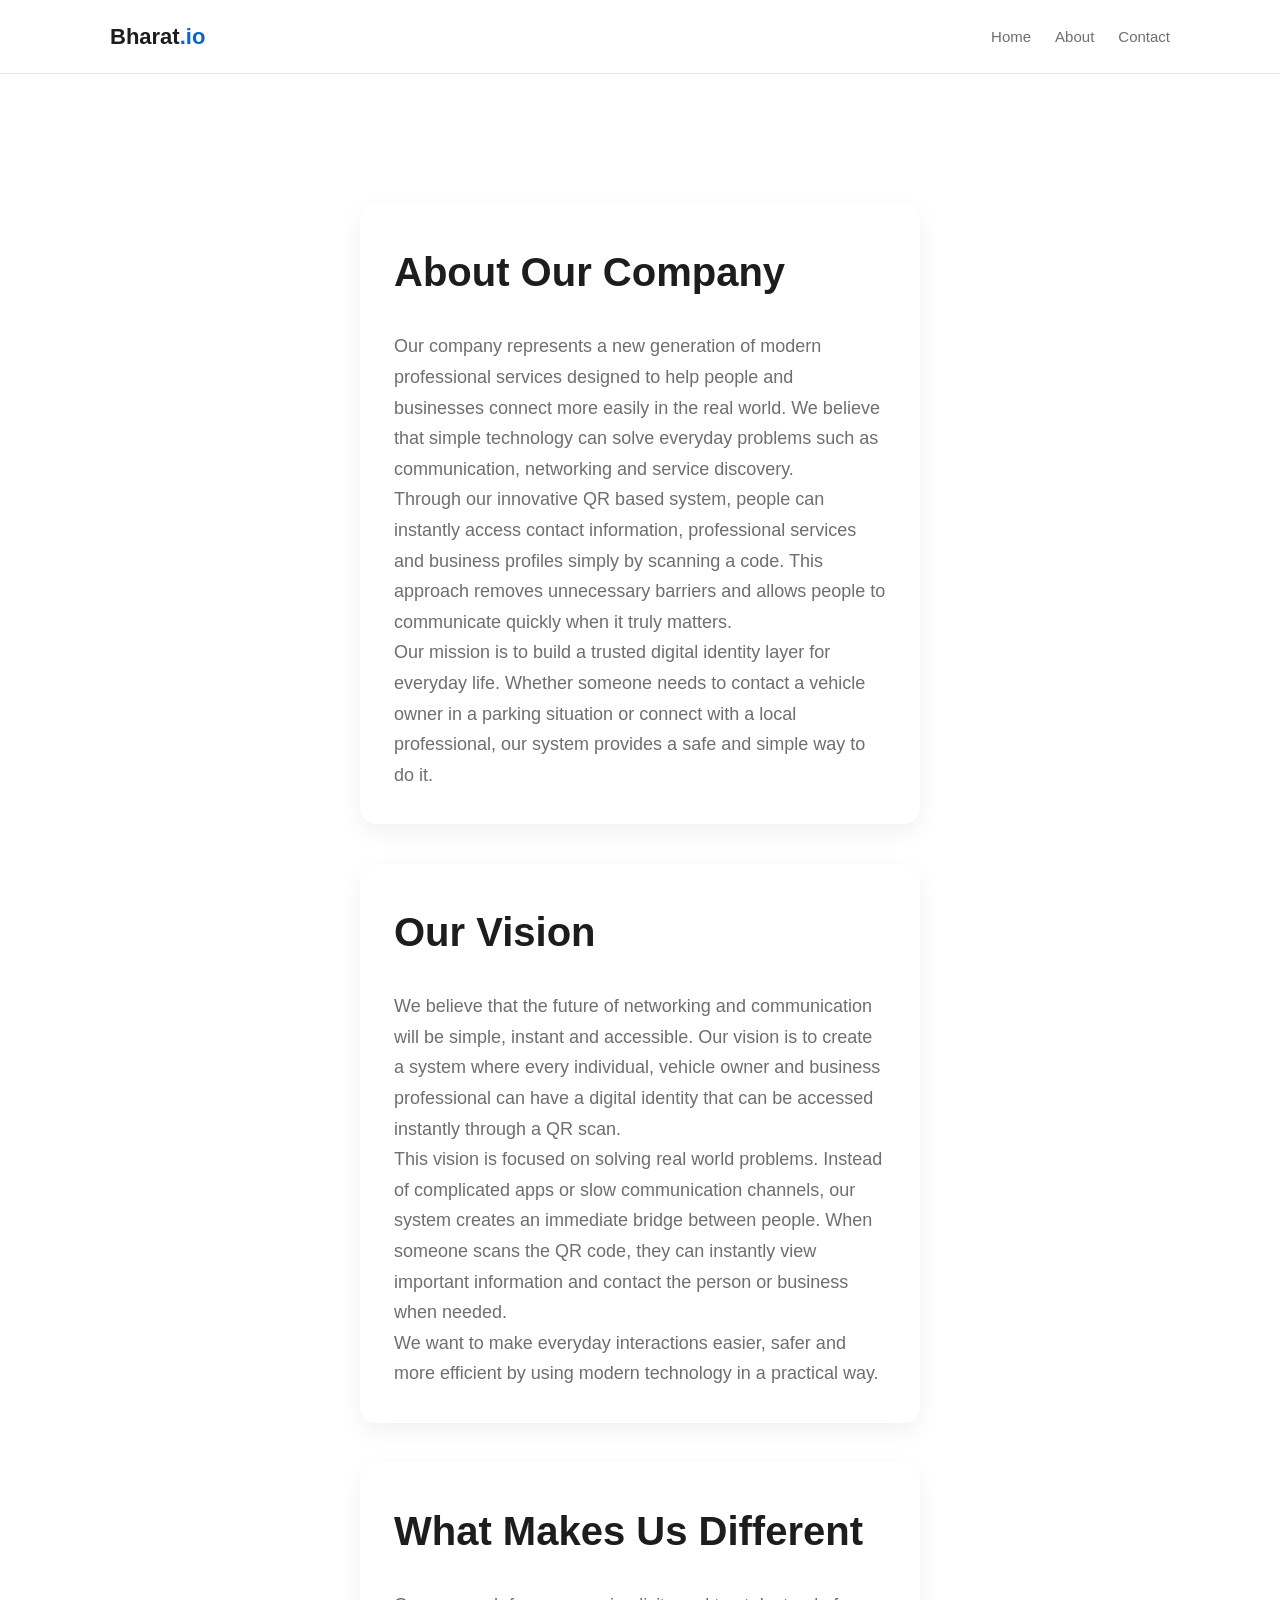
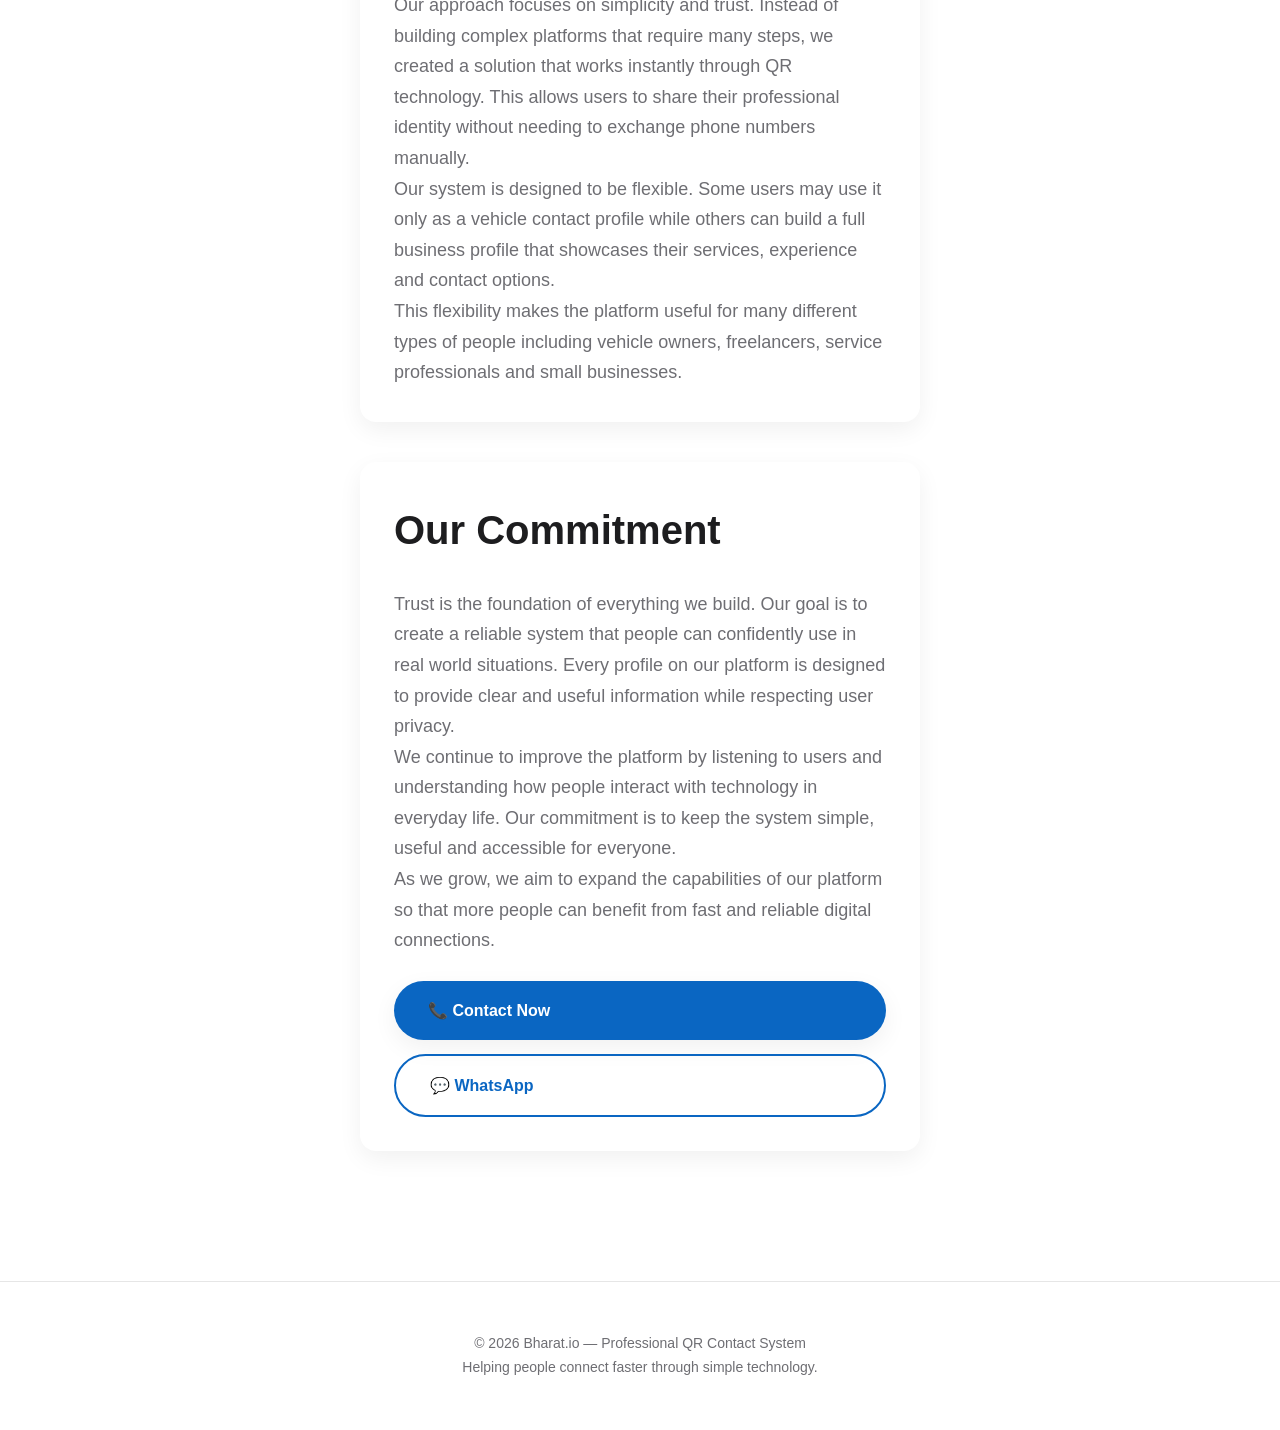
<file: about.html>
<!DOCTYPE html>
<html lang="en">

<head>

<meta charset="UTF-8">
<meta name="viewport" content="width=device-width, initial-scale=1.0">

<title>About Our Company – Bharat.io</title>

<link rel="stylesheet" href="style.css">

</head>

<body>


<header class="navbar">

<div class="nav-container">

<div class="logo">
Bharat<span>.io</span>
</div>

<nav>

<a href="index.html">Home</a>

<a href="about.html">About</a>

<a href="#">Contact</a>

</nav>

</div>

</header>



<section class="section light">

<div class="container">


<!-- PAGE 1 -->

<div class="owner-card">

<h2>About Our Company</h2>

<p>

Our company represents a new generation of modern professional services designed to help people and businesses connect more easily in the real world. We believe that simple technology can solve everyday problems such as communication, networking and service discovery.

</p>

<p>

Through our innovative QR based system, people can instantly access contact information, professional services and business profiles simply by scanning a code. This approach removes unnecessary barriers and allows people to communicate quickly when it truly matters.

</p>

<p>

Our mission is to build a trusted digital identity layer for everyday life. Whether someone needs to contact a vehicle owner in a parking situation or connect with a local professional, our system provides a safe and simple way to do it.

</p>

</div>



<!-- PAGE 2 -->

<div class="owner-card">

<h2>Our Vision</h2>

<p>

We believe that the future of networking and communication will be simple, instant and accessible. Our vision is to create a system where every individual, vehicle owner and business professional can have a digital identity that can be accessed instantly through a QR scan.

</p>

<p>

This vision is focused on solving real world problems. Instead of complicated apps or slow communication channels, our system creates an immediate bridge between people. When someone scans the QR code, they can instantly view important information and contact the person or business when needed.

</p>

<p>

We want to make everyday interactions easier, safer and more efficient by using modern technology in a practical way.

</p>

</div>



<!-- PAGE 3 -->

<div class="owner-card">

<h2>What Makes Us Different</h2>

<p>

Our approach focuses on simplicity and trust. Instead of building complex platforms that require many steps, we created a solution that works instantly through QR technology. This allows users to share their professional identity without needing to exchange phone numbers manually.

</p>

<p>

Our system is designed to be flexible. Some users may use it only as a vehicle contact profile while others can build a full business profile that showcases their services, experience and contact options.

</p>

<p>

This flexibility makes the platform useful for many different types of people including vehicle owners, freelancers, service professionals and small businesses.

</p>

</div>



<!-- PAGE 4 -->

<div class="owner-card">

<h2>Our Commitment</h2>

<p>

Trust is the foundation of everything we build. Our goal is to create a reliable system that people can confidently use in real world situations. Every profile on our platform is designed to provide clear and useful information while respecting user privacy.

</p>

<p>

We continue to improve the platform by listening to users and understanding how people interact with technology in everyday life. Our commitment is to keep the system simple, useful and accessible for everyone.

</p>

<p>

As we grow, we aim to expand the capabilities of our platform so that more people can benefit from fast and reliable digital connections.

</p>


<div class="action-buttons">

<a href="tel:+919899873021" class="btn-primary">
📞 Contact Now
</a>

<a href="https://wa.me/919899873021" class="btn-secondary">
💬 WhatsApp
</a>

</div>

</div>



</div>

</section>



<footer class="footer">

<div class="container">

<p>
© 2026 Bharat.io — Professional QR Contact System
</p>

<p class="small">

Helping people connect faster through simple technology.

</p>

</div>

</footer>


</body>

</html>
</file>
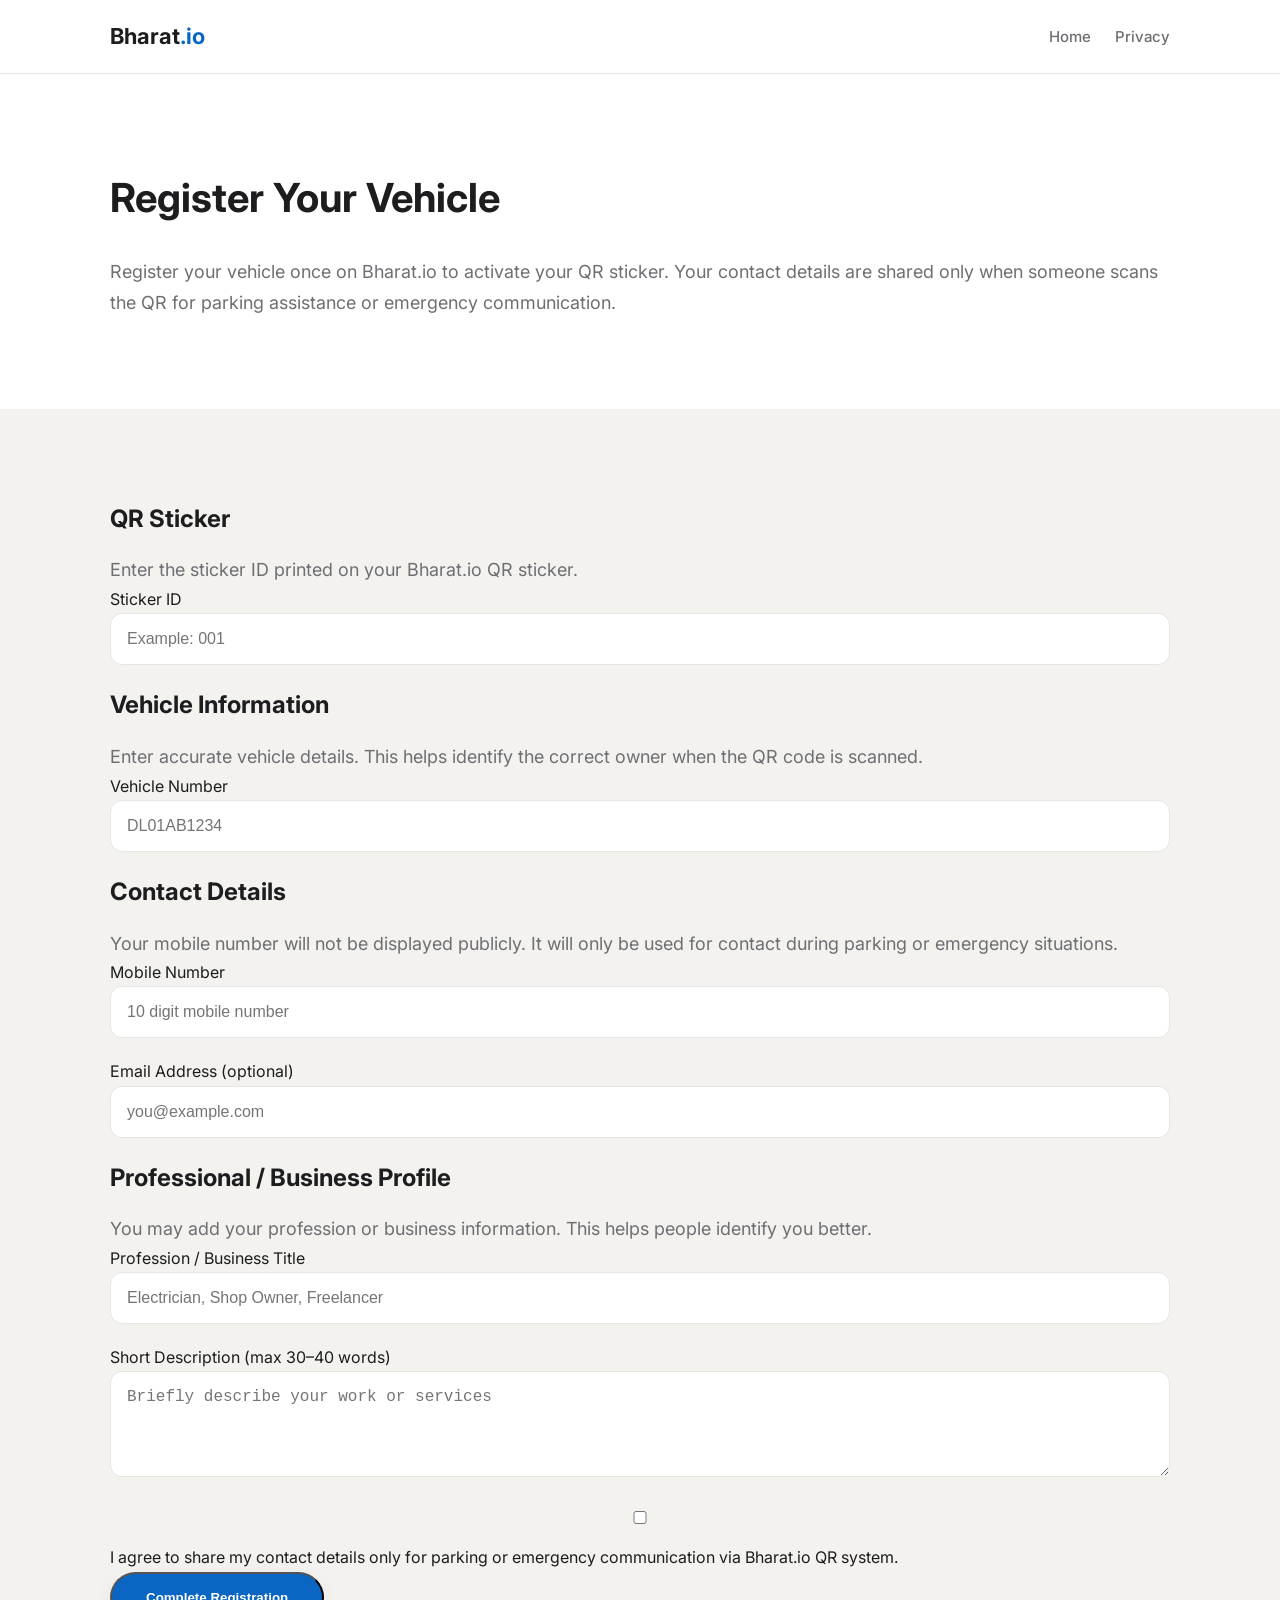
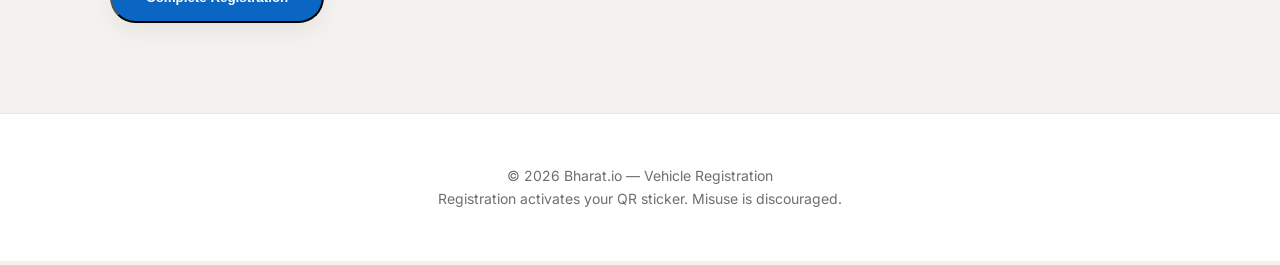
<file: register.html>
<!DOCTYPE html>
<html lang="en">

<head>
<meta charset="UTF-8">
<meta name="viewport" content="width=device-width, initial-scale=1.0">

<title>Register Vehicle – Bharat.io</title>

<link rel="preconnect" href="https://fonts.googleapis.com">
<link rel="preconnect" href="https://fonts.gstatic.com" crossorigin>

<link href="https://fonts.googleapis.com/css2?family=Inter:wght@300;400;500;600;700&display=swap" rel="stylesheet">

<link rel="stylesheet" href="style.css">

</head>


<body>


<header class="navbar">

<div class="nav-container">

<div class="logo">
Bharat<span>.io</span>
</div>

<nav>

<a href="index.html">
Home
</a>

<a href="privacy.html">
Privacy
</a>

</nav>

</div>

</header>



<section class="section light">

<div class="container">

<h2>
Register Your Vehicle
</h2>

<p>

Register your vehicle once on Bharat.io to activate your QR sticker.

Your contact details are shared only when someone scans the QR
for parking assistance or emergency communication.

</p>

</div>

</section>



<section class="section">

<div class="container">



<form class="card"

action="https://docs.google.com/forms/d/e/1FAIpQLSfXSr8gwMIGdxil9uf7Liewr8EK3YCPHziMYqew-1a77oBA4w/formResponse"

method="POST"

target="hidden_iframe">



<h3>
QR Sticker
</h3>

<p class="form-note">

Enter the sticker ID printed on your Bharat.io QR sticker.

</p>



<label>
Sticker ID
</label>

<input
type="text"
name="entry.1607771956"
placeholder="Example: 001"
required
>



<h3>
Vehicle Information
</h3>



<p class="form-note">

Enter accurate vehicle details.

This helps identify the correct owner when the QR code is scanned.

</p>



<label>
Vehicle Number
</label>

<input
type="text"
name="entry.1819567775"
placeholder="DL01AB1234"
required
>



<h3>
Contact Details
</h3>



<p class="form-note">

Your mobile number will not be displayed publicly.

It will only be used for contact during parking or emergency situations.

</p>



<label>
Mobile Number
</label>

<input
type="tel"
name="entry.1045781291"
placeholder="10 digit mobile number"
required
>



<label>
Email Address (optional)
</label>

<input
type="email"
name="entry.839273828"
placeholder="you@example.com"
>



<h3>
Professional / Business Profile
</h3>



<p class="form-note">

You may add your profession or business information.

This helps people identify you better.

</p>



<label>
Profession / Business Title
</label>

<input
type="text"
name="entry.983762551"
placeholder="Electrician, Shop Owner, Freelancer"
>



<label>
Short Description (max 30–40 words)
</label>

<textarea
rows="4"
name="entry.632771552"
placeholder="Briefly describe your work or services"
></textarea>



<div class="checkbox">

<input
type="checkbox"
name="entry.992771661"
required
>

<span>

I agree to share my contact details only for parking or emergency
communication via Bharat.io QR system.

</span>

</div>



<button
type="submit"
class="btn-primary full"
>

Complete Registration

</button>



</form>



<iframe
name="hidden_iframe"
style="display:none;">
</iframe>



</div>

</section>



<footer class="footer">

<div class="container">

<p>

© 2026 Bharat.io — Vehicle Registration

</p>


<p class="small">

Registration activates your QR sticker.

Misuse is discouraged.

</p>

</div>

</footer>



</body>

</html>
</file>
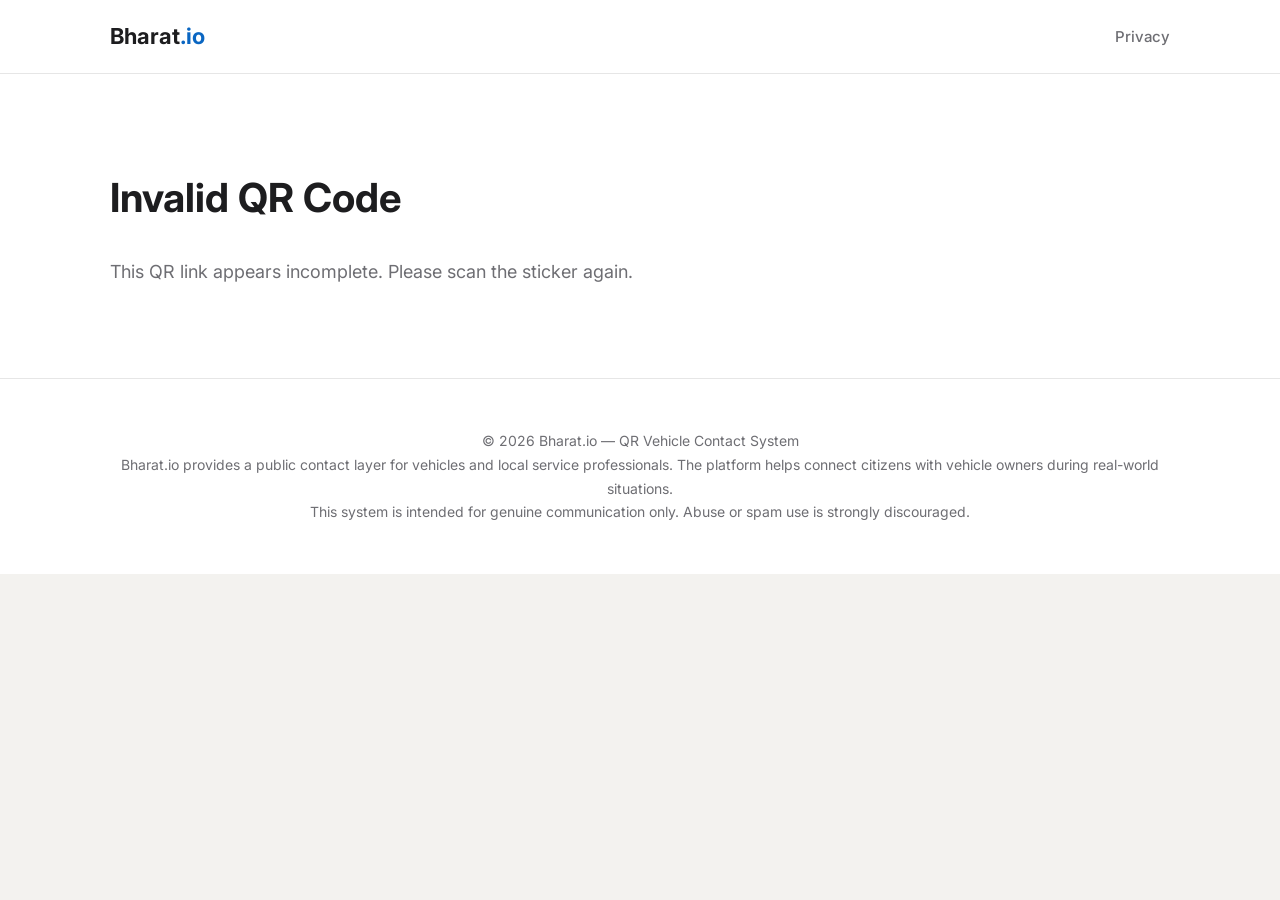
<file: scan.html>
<!DOCTYPE html>
<html lang="en">

<head>

<meta charset="UTF-8">

<meta name="viewport" content="width=device-width, initial-scale=1.0">

<title>Bharat.io – QR Contact Profile</title>


<!-- Google Font -->

<link rel="preconnect" href="https://fonts.googleapis.com">

<link rel="preconnect" href="https://fonts.gstatic.com" crossorigin>

<link href="https://fonts.googleapis.com/css2?family=Inter:wght@300;400;500;600;700&display=swap" rel="stylesheet">


<!-- Main Styles -->

<link rel="stylesheet" href="style.css">


</head>



<body>



<!-- ===============================
     NAVBAR
================================ -->

<header class="navbar">

<div class="nav-container">

<div class="logo">

Bharat<span>.io</span>

</div>


<nav>

<a href="privacy.html">Privacy</a>

</nav>

</div>

</header>





<!-- ===============================
     MAIN SECTION
================================ -->

<section class="section light">

<div class="container">



<!-- PAGE TITLE -->

<h2>

Vehicle Contact Profile

</h2>



<!-- INTRO TEXT -->

<p>

You have scanned a Bharat.io QR sticker.

This page allows you to connect with the vehicle owner
or view their public business profile.

The system is designed for genuine parking assistance
and emergency communication only.

</p>



<!-- WARNING -->

<div class="warning-box">

⚠ This contact system must not be used for spam,
promotional calls, marketing or harassment.

Only genuine parking or emergency communication is allowed.

Misuse may result in blocking of access.

</div>





<!-- ===============================
     PROFILE DATA CONTAINER
================================ -->

<div id="ownerData">



<!-- LOADING CARD -->

<div class="owner-card">



<h3>

Loading Profile...

</h3>



<p>

Please wait while we securely retrieve the
profile information from the Bharat.io database.

The QR sticker is being verified and matched
with the registered vehicle profile.

</p>



</div>



</div>





<!-- ===============================
     INFORMATION NOTE
================================ -->

<p class="note">

This QR based contact system is designed to
help citizens communicate with vehicle owners
during parking conflicts or urgent situations.

Please use this system responsibly.

</p>



<!-- ===============================
     ADDITIONAL NOTE
================================ -->

<p class="note">

If the person does not respond and the
situation requires immediate attention,
please contact local authorities.

</p>



</div>

</section>





<!-- ===============================
     FOOTER
================================ -->

<footer class="footer">

<div class="container">



<p>

© 2026 Bharat.io — QR Vehicle Contact System

</p>



<p class="small">

Bharat.io provides a public contact layer
for vehicles and local service professionals.

The platform helps connect citizens with
vehicle owners during real-world situations.

</p>



<p class="small">

This system is intended for genuine
communication only. Abuse or spam
use is strongly discouraged.

</p>



</div>

</footer>





<!-- ===============================
     QR SCAN ENGINE
================================ -->

<script src="scan.js"></script>


<!-- ORDER QR FLOATING BUTTON -->

<a id="orderBtn"
href="https://wa.me/919899873021?text=Hello%20I%20want%20to%20order%20Bharat.io%20QR%20sticker%20for%20₹199"
class="order-float"
target="_blank">

Order Now ₹199<br>
<span>Lifetime Access</span>

</a>

</body>

</html>
</file>
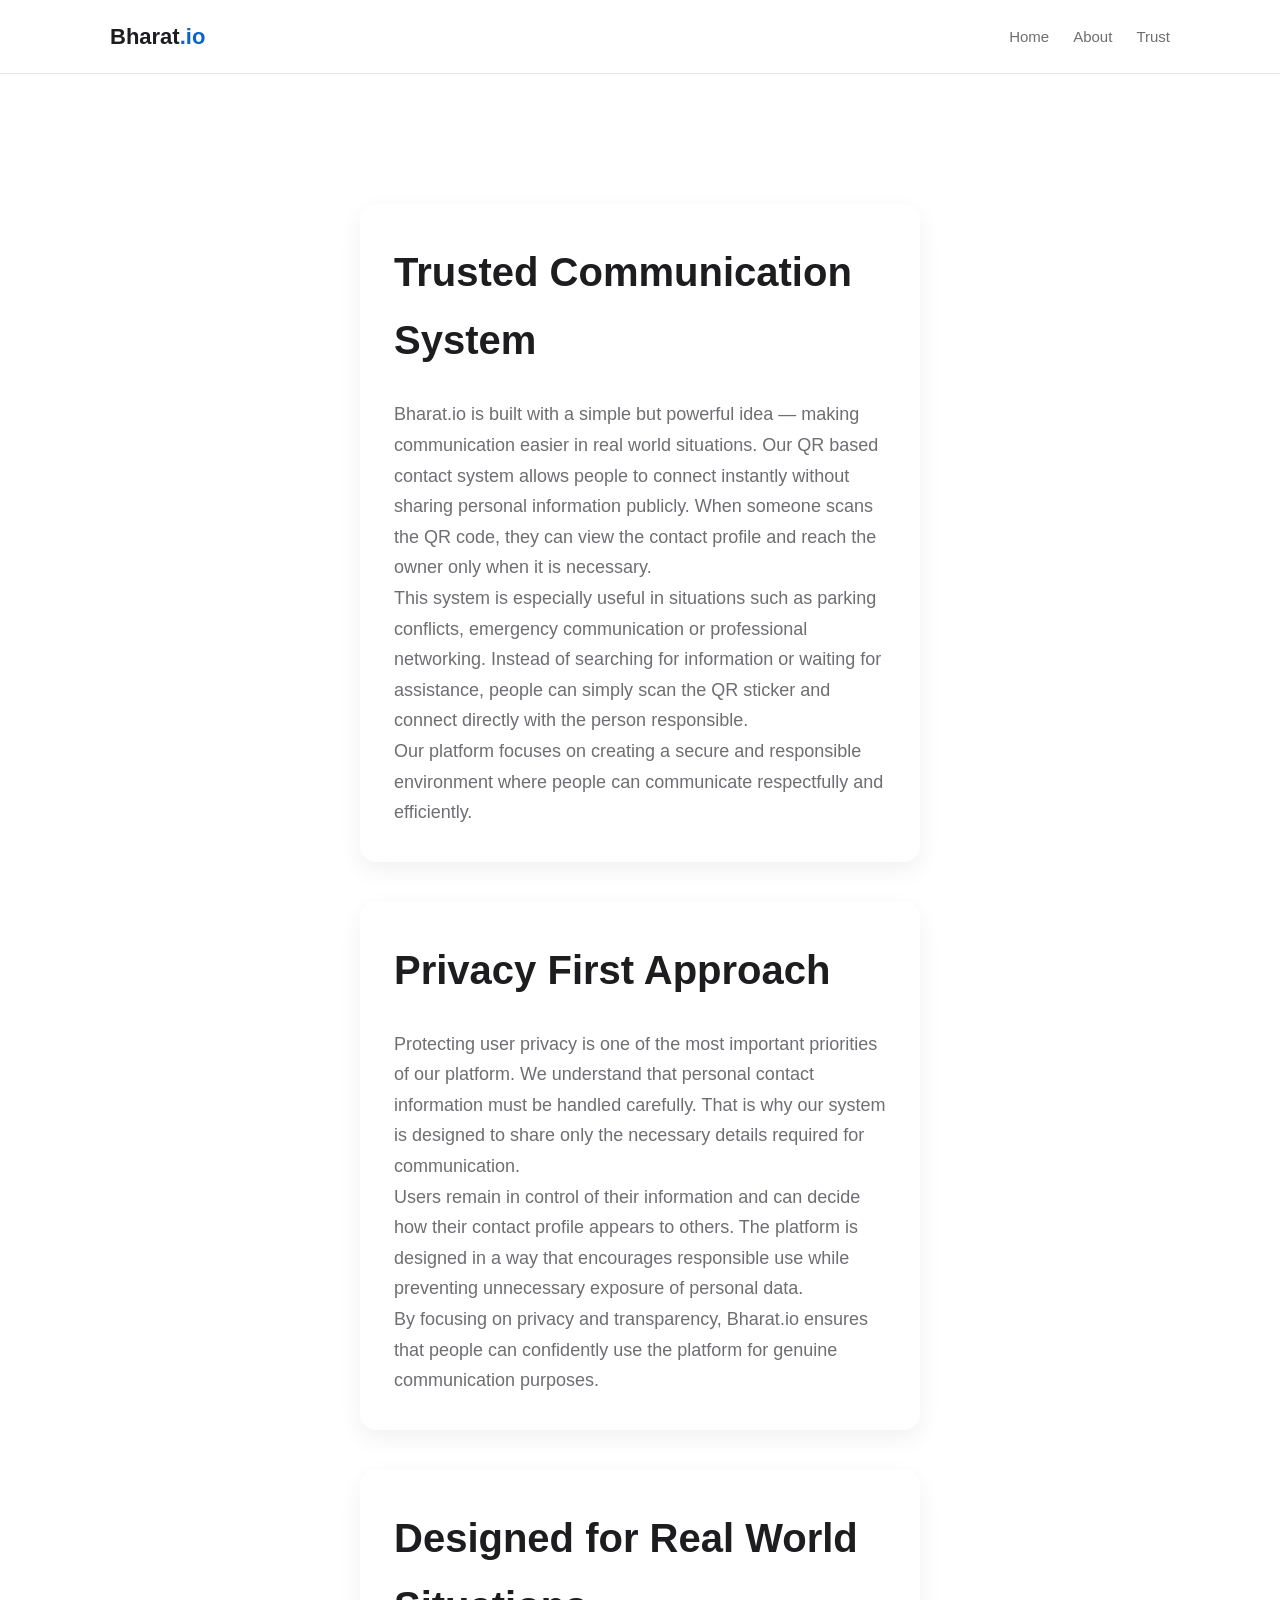
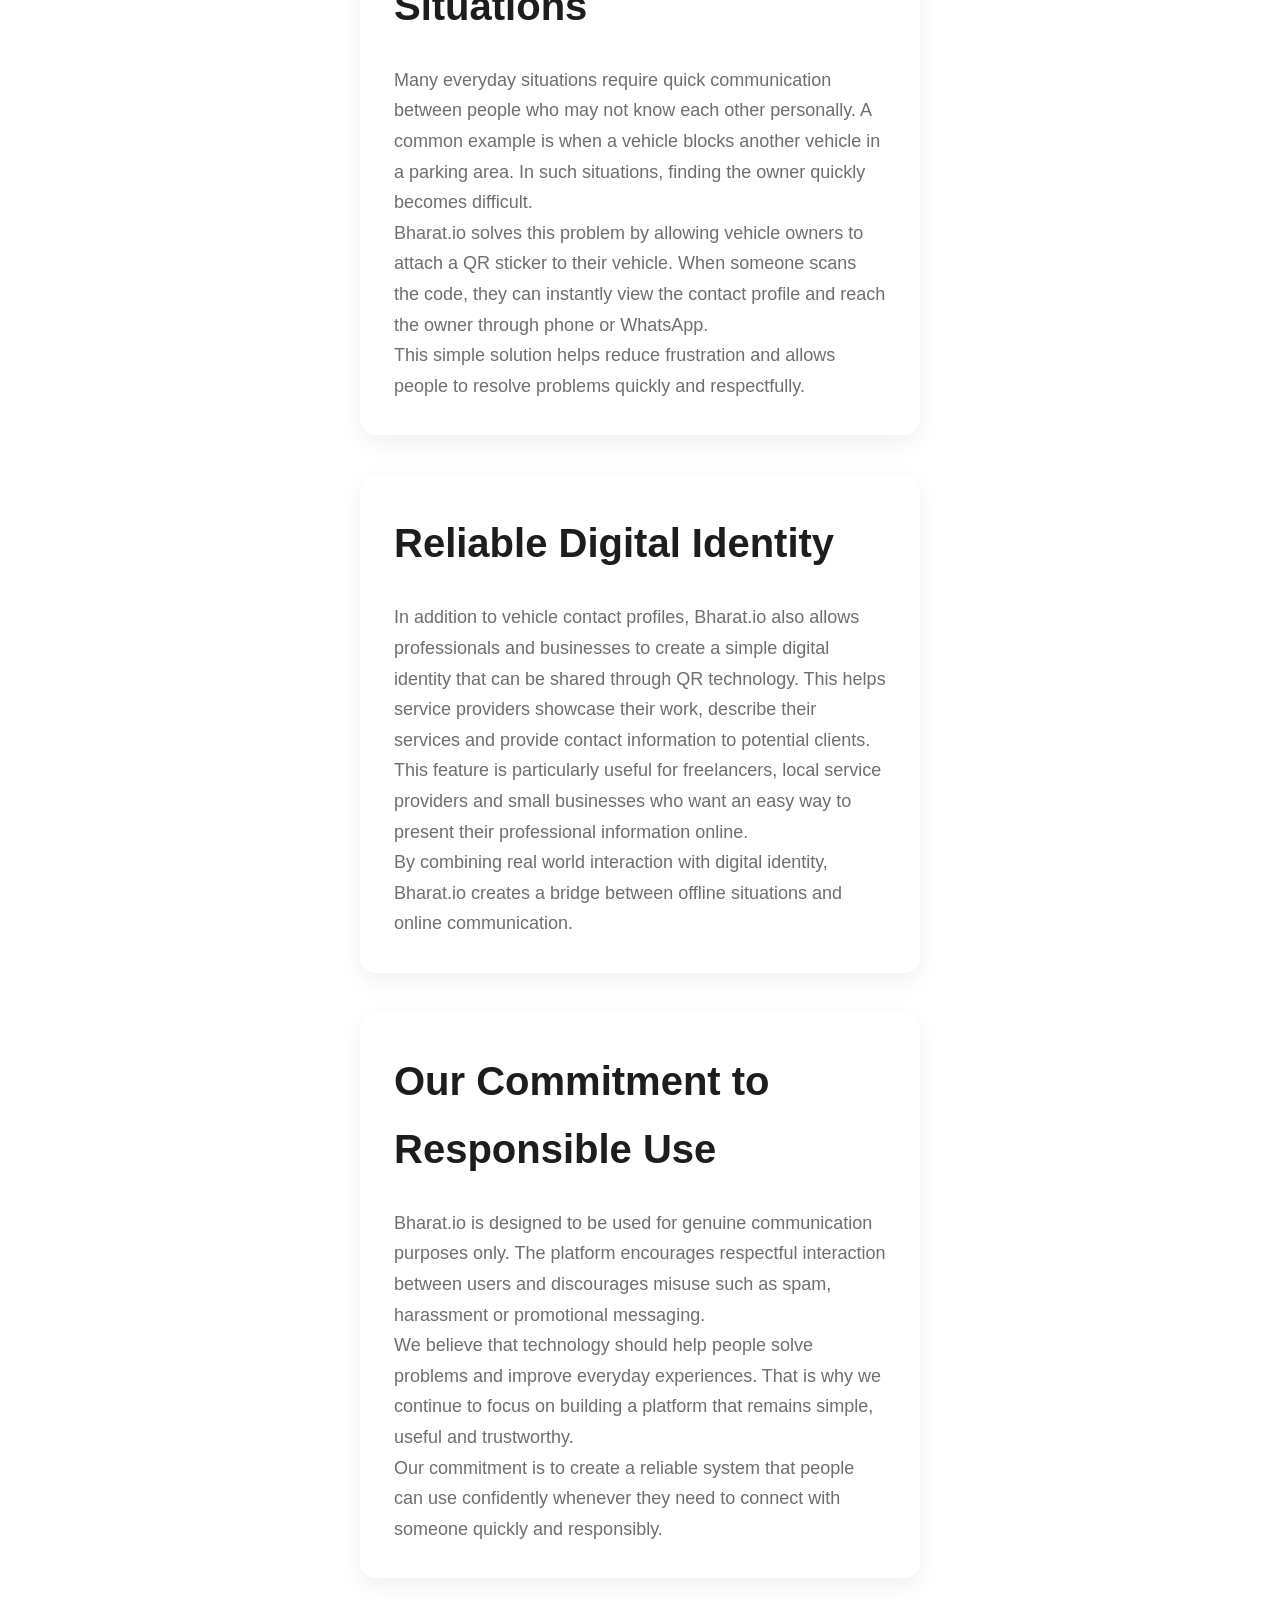
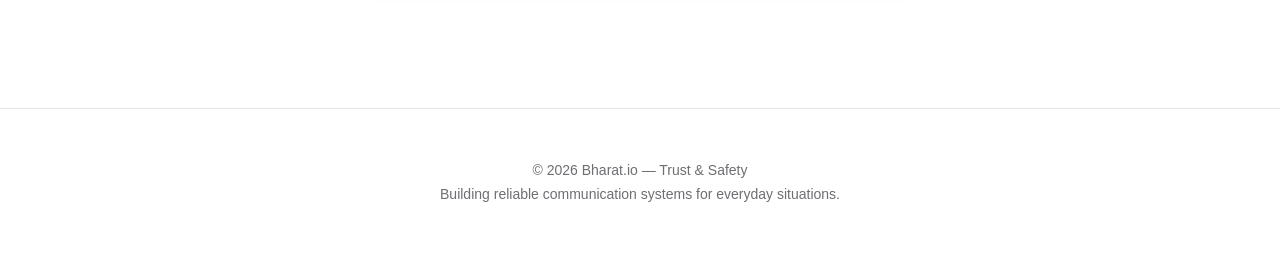
<file: trust.html>
<!DOCTYPE html>
<html lang="en">

<head>

<meta charset="UTF-8">
<meta name="viewport" content="width=device-width, initial-scale=1.0">

<title>Trust & Safety – Bharat.io</title>

<link rel="stylesheet" href="style.css">

</head>

<body>


<header class="navbar">

<div class="nav-container">

<div class="logo">
Bharat<span>.io</span>
</div>

<nav>

<a href="index.html">Home</a>

<a href="about.html">About</a>

<a href="trust.html">Trust</a>

</nav>

</div>

</header>



<section class="section light">

<div class="container">


<!-- TRUST PAGE 1 -->

<div class="owner-card">

<h2>Trusted Communication System</h2>

<p>

Bharat.io is built with a simple but powerful idea — making communication easier in real world situations. Our QR based contact system allows people to connect instantly without sharing personal information publicly. When someone scans the QR code, they can view the contact profile and reach the owner only when it is necessary.

</p>

<p>

This system is especially useful in situations such as parking conflicts, emergency communication or professional networking. Instead of searching for information or waiting for assistance, people can simply scan the QR sticker and connect directly with the person responsible.

</p>

<p>

Our platform focuses on creating a secure and responsible environment where people can communicate respectfully and efficiently.

</p>

</div>



<!-- TRUST PAGE 2 -->

<div class="owner-card">

<h2>Privacy First Approach</h2>

<p>

Protecting user privacy is one of the most important priorities of our platform. We understand that personal contact information must be handled carefully. That is why our system is designed to share only the necessary details required for communication.

</p>

<p>

Users remain in control of their information and can decide how their contact profile appears to others. The platform is designed in a way that encourages responsible use while preventing unnecessary exposure of personal data.

</p>

<p>

By focusing on privacy and transparency, Bharat.io ensures that people can confidently use the platform for genuine communication purposes.

</p>

</div>



<!-- TRUST PAGE 3 -->

<div class="owner-card">

<h2>Designed for Real World Situations</h2>

<p>

Many everyday situations require quick communication between people who may not know each other personally. A common example is when a vehicle blocks another vehicle in a parking area. In such situations, finding the owner quickly becomes difficult.

</p>

<p>

Bharat.io solves this problem by allowing vehicle owners to attach a QR sticker to their vehicle. When someone scans the code, they can instantly view the contact profile and reach the owner through phone or WhatsApp.

</p>

<p>

This simple solution helps reduce frustration and allows people to resolve problems quickly and respectfully.

</p>

</div>



<!-- TRUST PAGE 4 -->

<div class="owner-card">

<h2>Reliable Digital Identity</h2>

<p>

In addition to vehicle contact profiles, Bharat.io also allows professionals and businesses to create a simple digital identity that can be shared through QR technology. This helps service providers showcase their work, describe their services and provide contact information to potential clients.

</p>

<p>

This feature is particularly useful for freelancers, local service providers and small businesses who want an easy way to present their professional information online.

</p>

<p>

By combining real world interaction with digital identity, Bharat.io creates a bridge between offline situations and online communication.

</p>

</div>



<!-- TRUST PAGE 5 -->

<div class="owner-card">

<h2>Our Commitment to Responsible Use</h2>

<p>

Bharat.io is designed to be used for genuine communication purposes only. The platform encourages respectful interaction between users and discourages misuse such as spam, harassment or promotional messaging.

</p>

<p>

We believe that technology should help people solve problems and improve everyday experiences. That is why we continue to focus on building a platform that remains simple, useful and trustworthy.

</p>

<p>

Our commitment is to create a reliable system that people can use confidently whenever they need to connect with someone quickly and responsibly.

</p>

</div>



</div>

</section>



<footer class="footer">

<div class="container">

<p>
© 2026 Bharat.io — Trust & Safety
</p>

<p class="small">

Building reliable communication systems for everyday situations.

</p>

</div>

</footer>


</body>

</html>
</file>
<file: style.css>
/* ======================================================
Bharat.io – Full UI CSS
Clean Startup Design
Card Layout + Responsive
====================================================== */

/* ================= ROOT COLORS ================= */

:root{

--primary:#0A66C2;
--primary-dark:#004182;

--navy:#0F3057;

--bg:#F3F2EF;

--white:#ffffff;

--text:#1D1D1F;
--muted:#6E6E73;

--border:#E6E6E6;

--radius:16px;

--shadow:0 8px 24px rgba(0,0,0,0.06);

--shadow2:0 15px 40px rgba(0,0,0,0.08);

}

/* ================= RESET ================= */

*{
margin:0;
padding:0;
box-sizing:border-box;
}

html{
scroll-behavior:smooth;
}

body{

font-family:'Inter',sans-serif;

background:var(--bg);

color:var(--text);

line-height:1.7;

}

/* ================= CONTAINER ================= */

.container{

max-width:1100px;

margin:auto;

padding:0 20px;

}

/* ================= SECTIONS ================= */

.section{

padding:90px 0;

}

.section.light{

background:var(--white);

}

/* ================= NAVBAR ================= */

.navbar{

background:var(--white);

border-bottom:1px solid var(--border);

}

.nav-container{

max-width:1100px;

margin:auto;

padding:18px 20px;

display:flex;

justify-content:space-between;

align-items:center;

}

.logo{

font-size:22px;

font-weight:700;

}

.logo span{

color:var(--primary);

}

/* ================= NAV ================= */

nav{

display:flex;

align-items:center;

}

nav a{

margin-left:24px;

text-decoration:none;

font-size:15px;

color:var(--muted);

font-weight:500;

}

nav a:hover{

color:var(--primary);

}

/* ================= SMALL BUTTON ================= */

.btn-small{

background:var(--primary);

color:white!important;

padding:8px 18px;

border-radius:30px;

font-weight:600;

}

/* ================= HERO ================= */

.hero{

padding:120px 20px;

text-align:center;

}

.hero h1{

font-size:56px;

font-weight:700;

margin-bottom:25px;

}

.hero p{

font-size:20px;

color:var(--muted);

max-width:700px;

margin:auto;

margin-bottom:40px;

}

/* ================= HERO BUTTONS ================= */

.hero-actions{

display:flex;

justify-content:center;

gap:20px;

flex-wrap:wrap;

}

/* ================= BUTTONS ================= */

.btn-primary{

background:var(--primary);

color:white;

padding:16px 34px;

border-radius:40px;

font-weight:600;

text-decoration:none;

display:inline-block;

box-shadow:var(--shadow);

}

.btn-primary:hover{

background:var(--primary-dark);

}

.btn-secondary{

border:2px solid var(--primary);

color:var(--primary);

padding:16px 34px;

border-radius:40px;

font-weight:600;

text-decoration:none;

}

.btn-secondary:hover{

background:var(--primary);

color:white;

}

/* ================= TEXT ================= */

h2{

font-size:40px;

margin-bottom:25px;

}

h3{

font-size:24px;

margin-bottom:16px;

}

p{

font-size:18px;

color:var(--muted);

}

/* ================= SECTION HEADER ================= */

.section-header{

text-align:center;

max-width:700px;

margin:auto;

margin-bottom:60px;

}

/* ================= STEP GRID ================= */

.steps-grid{

display:grid;

grid-template-columns:repeat(auto-fit,minmax(260px,1fr));

gap:30px;

}

/* ================= STEP CARD ================= */

.step-card{

background:white;

padding:40px;

border-radius:var(--radius);

box-shadow:var(--shadow);

transition:.3s;

}

.step-card:hover{

transform:translateY(-5px);

box-shadow:var(--shadow2);

}

/* ================= STEP NUMBER ================= */

.step-number{

width:50px;

height:50px;

border-radius:50%;

background:#E8F3FF;

color:var(--primary);

display:flex;

align-items:center;

justify-content:center;

font-weight:700;

margin-bottom:20px;

}

/* ================= FEATURE GRID ================= */

.feature-grid{

display:grid;

grid-template-columns:repeat(auto-fit,minmax(260px,1fr));

gap:30px;

}

/* ================= FEATURE CARD ================= */

.feature-card{

background:white;

padding:40px;

border-radius:var(--radius);

box-shadow:var(--shadow);

}

.feature-card:hover{

box-shadow:var(--shadow2);

}

/* ================= MENU CARDS ================= */

.top-menu{

padding:30px 20px;

}

.menu-container{

max-width:600px;

margin:auto;

display:flex;

flex-direction:column;

gap:18px;

}

.menu-card{

background:white;

padding:22px;

border-radius:20px;

text-decoration:none;

color:var(--text);

font-size:18px;

font-weight:600;

display:flex;

justify-content:center;

align-items:center;

box-shadow:var(--shadow);

transition:.25s;

}

.menu-card:hover{

transform:translateY(-3px);

box-shadow:var(--shadow2);

}

/* ================= PROFILE CARD ================= */

.owner-card{

background:white;

padding:34px;

border-radius:var(--radius);

box-shadow:var(--shadow);

max-width:560px;

margin:40px auto;

}

/* ================= INFO ROW ================= */

.info-row{

display:flex;

justify-content:space-between;

padding:14px 0;

border-bottom:1px solid var(--border);

}

.label{

font-weight:600;

color:var(--muted);

font-size:14px;

}

.value{

font-weight:700;

}

/* ================= ACTION BUTTONS ================= */

.action-buttons{

display:flex;

flex-direction:column;

gap:14px;

margin-top:25px;

}

/* ================= FORM ================= */

.form-card{

background:white;

padding:40px;

border-radius:var(--radius);

box-shadow:var(--shadow);

max-width:550px;

margin:50px auto;

}

input,
textarea,
select{

width:100%;

padding:16px;

border-radius:12px;

border:1px solid var(--border);

font-size:16px;

margin-bottom:20px;

}

input:focus,
textarea:focus,
select:focus{

border-color:var(--primary);

outline:none;

box-shadow:0 0 0 3px rgba(10,102,194,0.15);

}

/* ================= CTA ================= */

.cta-section{

background:white;

text-align:center;

}

/* ================= FOOTER ================= */

.footer{

background:white;

padding:50px 20px;

text-align:center;

border-top:1px solid var(--border);

}

.footer p{

font-size:14px;

color:var(--muted);

}

/* ================= RESPONSIVE ================= */

@media(max-width:768px){

.hero h1{

font-size:40px;

}

.hero-actions{

flex-direction:column;

}

nav{

flex-wrap:wrap;

justify-content:center;

margin-top:10px;

}

nav a{

margin-left:0;

margin-right:12px;

}

}

@media(max-width:480px){

.hero h1{

font-size:32px;

}

.section{

padding:60px 0;

}

p{

font-size:16px;

}

}

/* ================= FLOAT BUTTON ================= */

.order-float{

position:fixed;

bottom:20px;

right:20px;

background:#25D366;

color:white;

padding:14px 18px;

border-radius:40px;

font-size:14px;

font-weight:600;

text-decoration:none;

box-shadow:0 5px 12px rgba(0,0,0,0.3);

display:none;

}

.order-float span{

font-size:11px;

display:block;

  }
</file>
